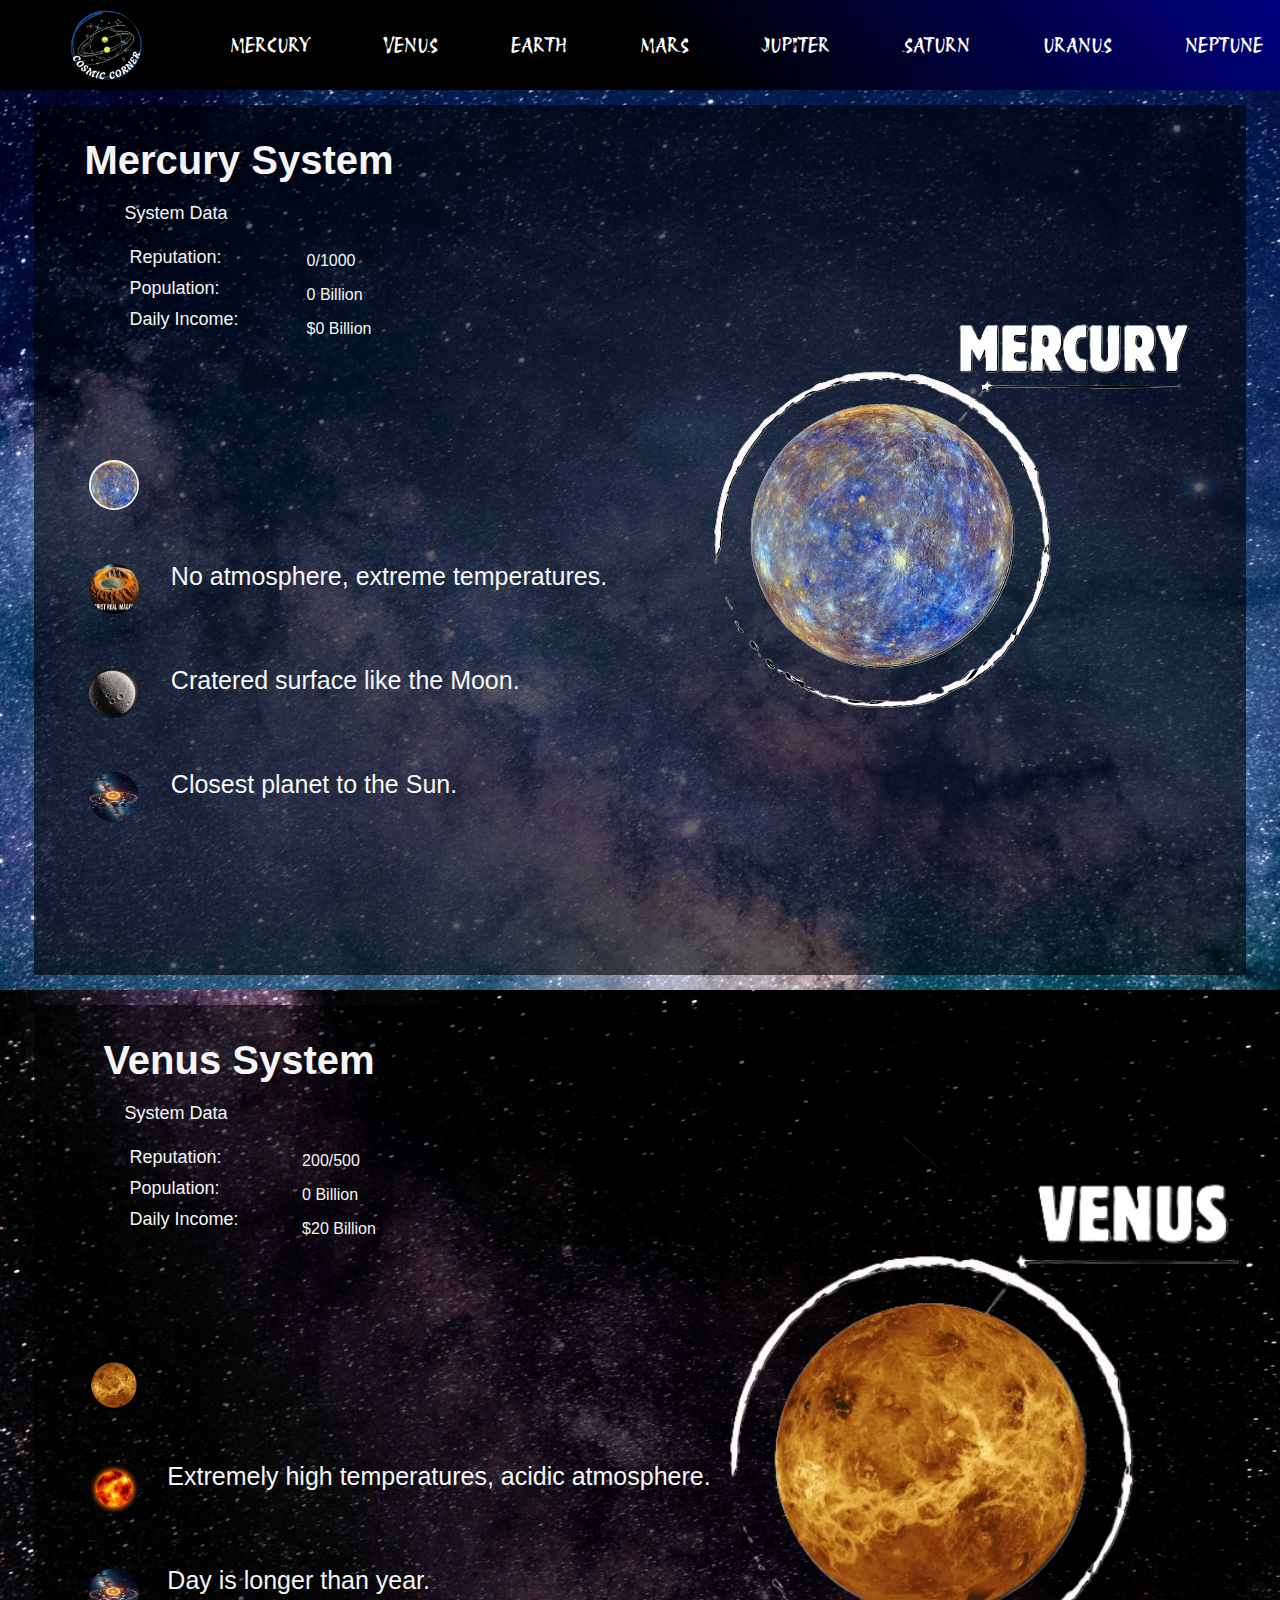
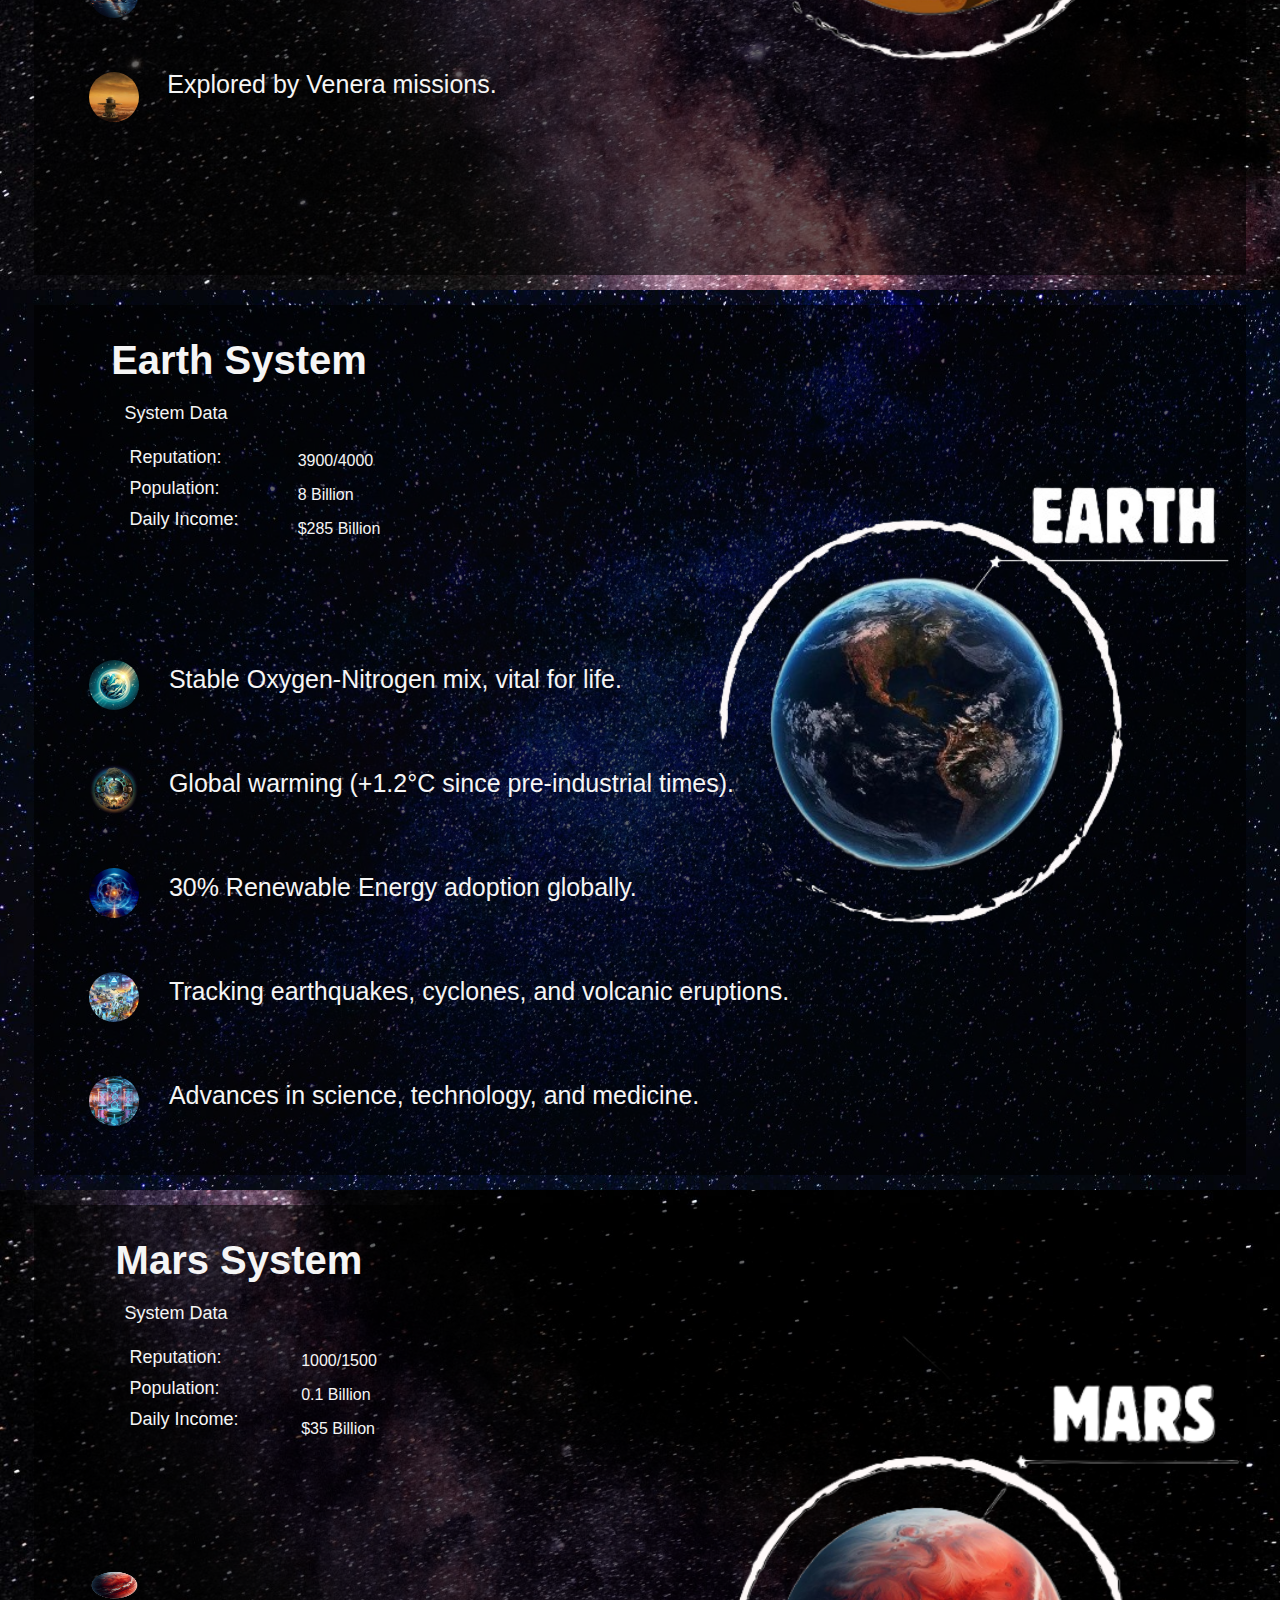
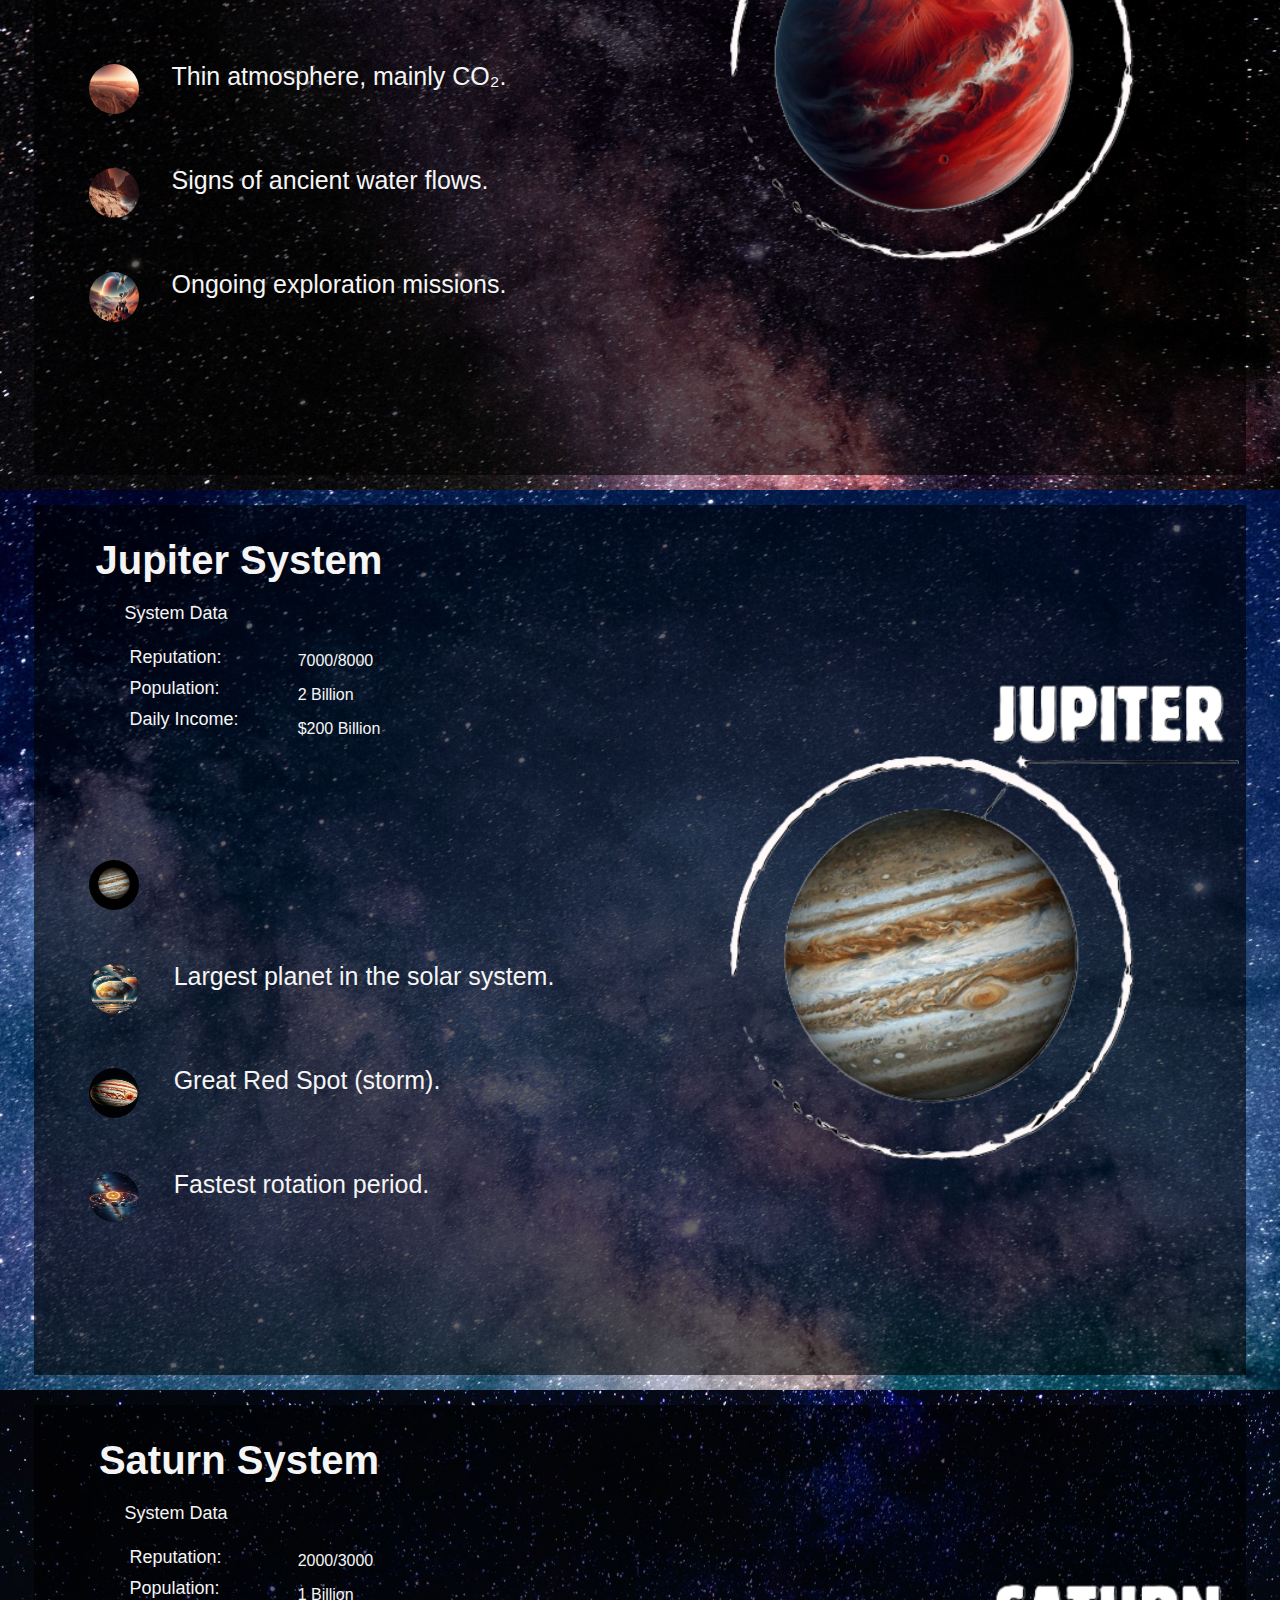
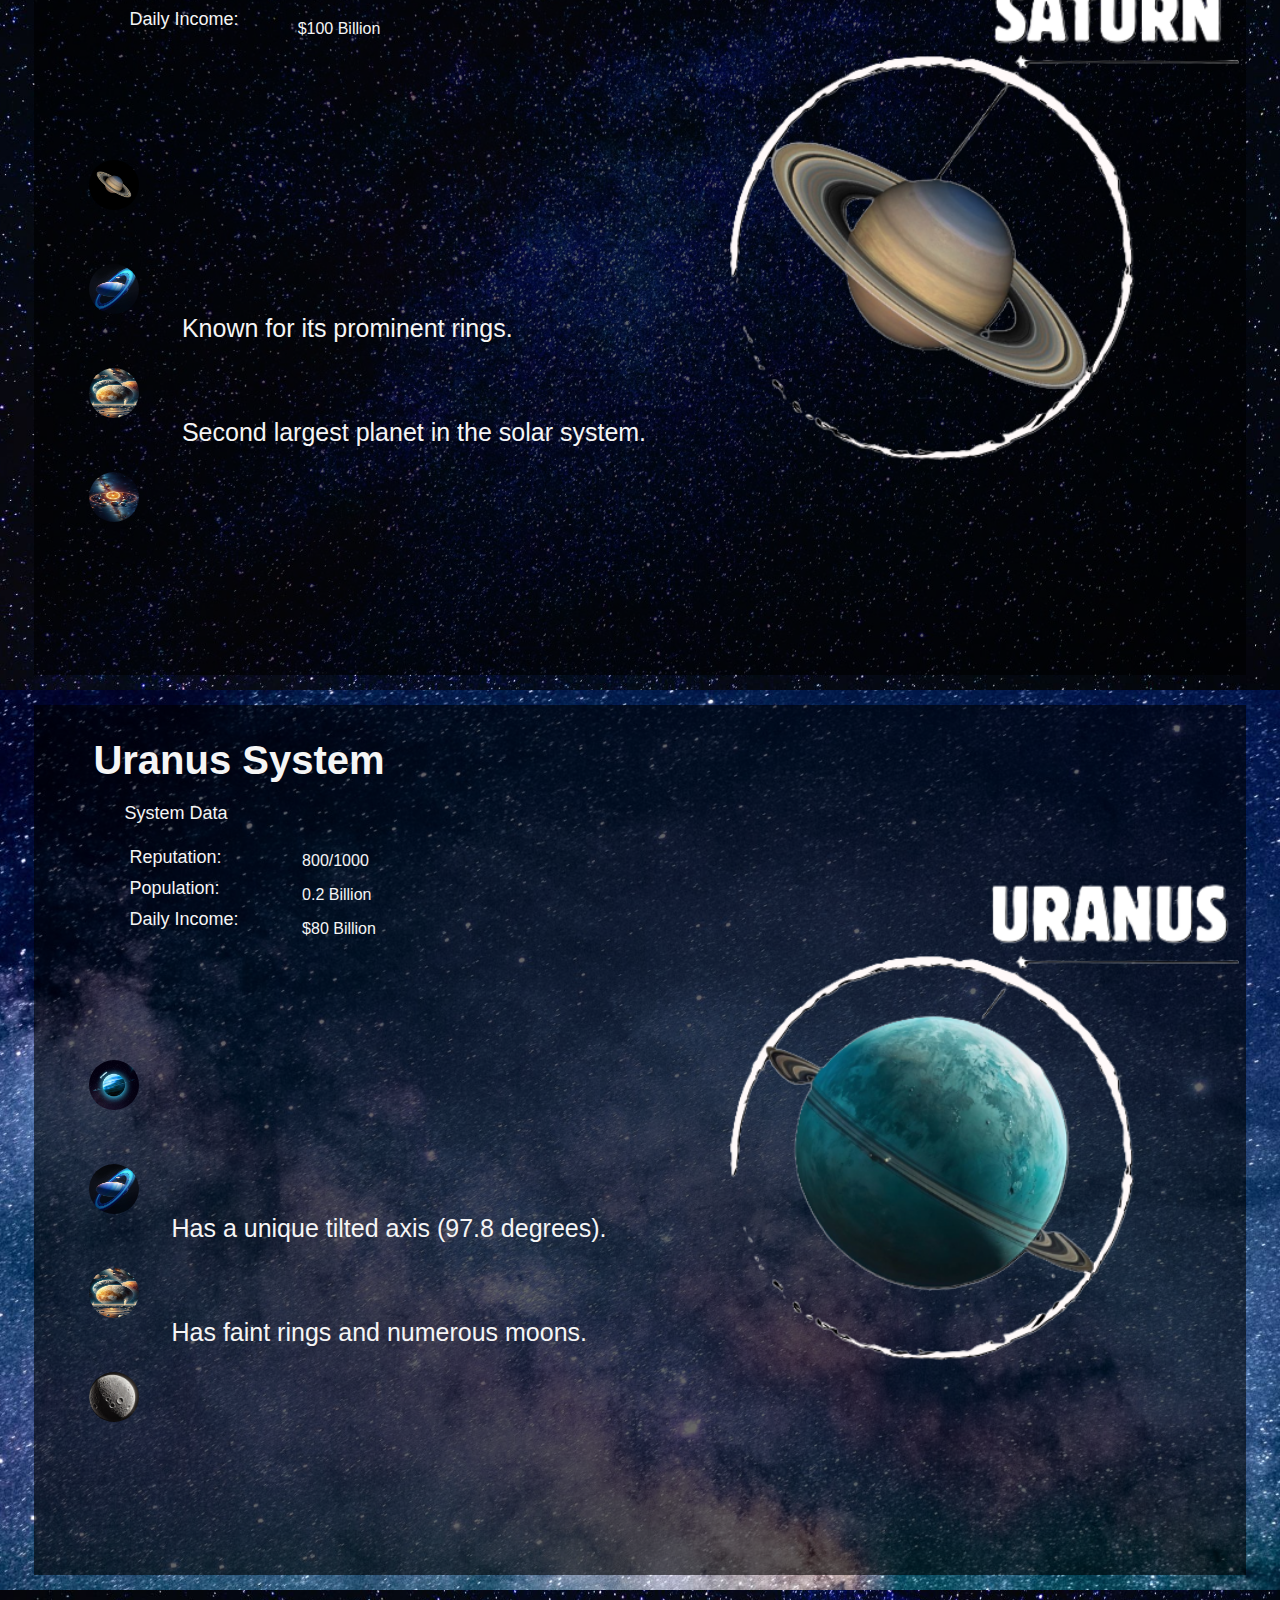
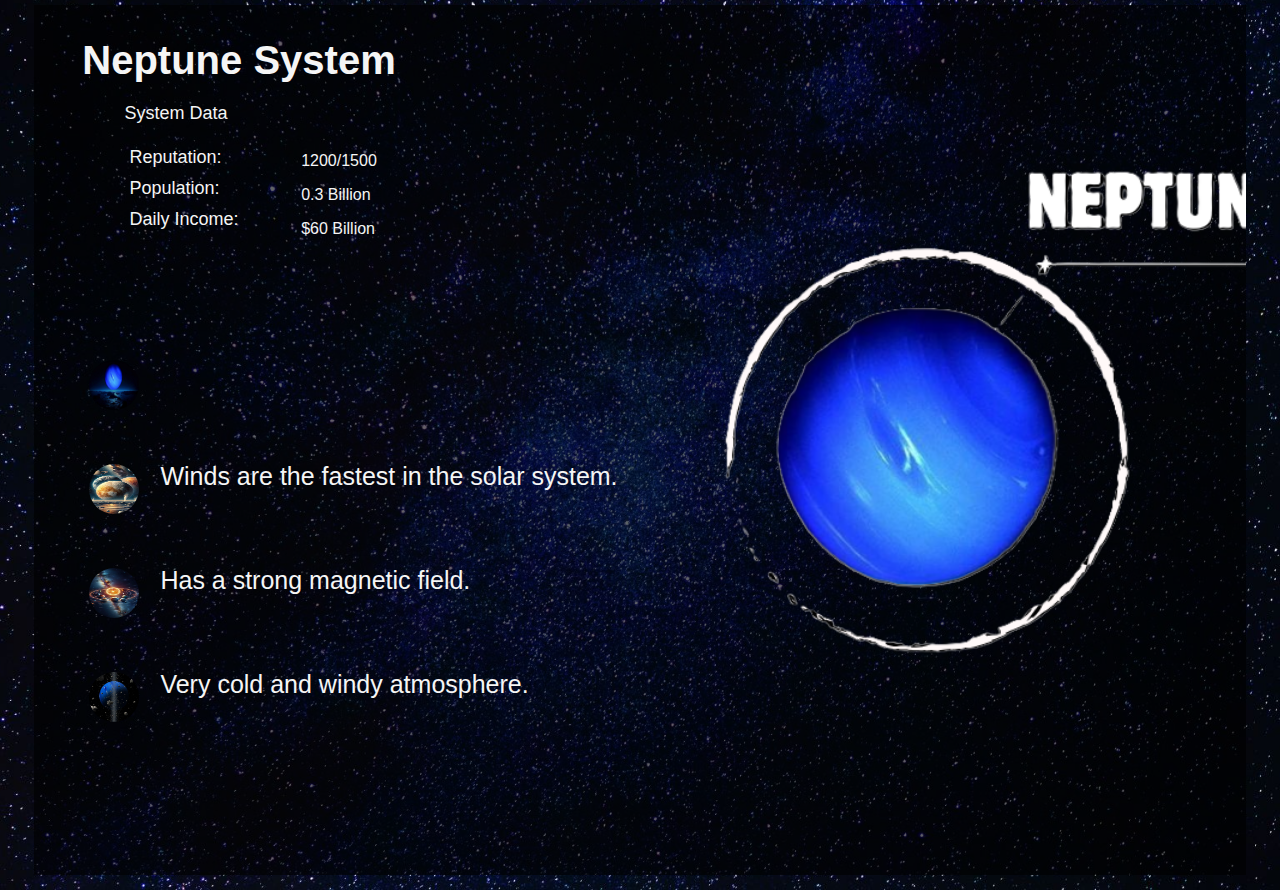
<file: planets.html>
<!DOCTYPE html>
<html lang="en">
<head>
    <meta charset="UTF-8">
    <meta name="viewport" content="width=device-width, initial-scale=1.0">
    <title>Planet Tour</title>
    <link rel="stylesheet" href="styles.css">
    <link rel="preconnect" href="https://fonts.googleapis.com">
<link rel="preconnect" href="https://fonts.gstatic.com" crossorigin>
<link href="https://fonts.googleapis.com/css2?family=Dancing+Script:wght@400..700&family=Libre+Baskerville:ital,wght@0,400;0,700;1,400&family=Paprika&family=Protest+Revolution&family=Sixtyfour+Convergence&display=swap" rel="stylesheet">
</head>
<body>
    <header>
        <nav class="nav">
            <a href="./index.html"><img src="./accests/logo.png" width="100px" alt="cosmic corner logo"></a>
            <a href="#mercury">MERCURY</a>
            <a href="#venus">VENUS</a>
            <a href="#earth">EARTH</a>
            <a href="#mars">MARS</a>
            <a href="#jupiter">JUPITER</a>
            <a href="#saturn">SATURN</a>
            <a href="#uranus">URANUS</a>
            <a href="#neptune">NEPTUNE</a>
        </nav>
    </header>
    <!-- Mercury Section -->
    <section class="planet" id="mercury">
        <div class="container">
            <h1 class="item" id="item1">Mercury System</h1>
            <ul class="item" id="item2">
                <p>System Data</p>
                <li>Reputation: </li>
                <li>Population: </li>
                <li>Daily Income: </li>
            </ul>
            <div class="item item-img" id="item3">
                <img class="item item-img" src="accests/mercury.jpg">
                <img class="item item-img" src="accests/mercury_climate.jpg">
                <img class="item item-img" src="accests/mercury_texture.jpg">
                <img class="item item-img" src="accests/ss.jpg">
            </div>
            <div class="item" id="item4">
                <p>0/1000</p>
                <p>0 Billion</p>
                <p>$0 Billion</p>
            </div>
            <div class="item" id="item5" style="margin-left: -250px;">
                <p>No atmosphere, extreme temperatures.</p>
                <p>Cratered surface like the Moon.</p>
                <p>Closest planet to the Sun.</p>
            </div>
            <img id="item9" src="accests/mercury.png" style="width: 500px;">
            <h1 class="item" id="item6">Orbital and Physical Stats</h1>
            <ul class="item" id="item7">
                <li><strong>Mass:</strong> 0.055 Earth Mass</li>
                <li><strong>Radius:</strong> 2,439.7 km</li>
                <li><strong>Orbital Radius:</strong> 0.39 AU</li>
                <li><strong>Atmosphere:</strong> Thin, mostly oxygen, sodium, and hydrogen</li>
                <li><strong>Moons:</strong> 0</li>
                <li><strong>Rotation Period:</strong> 58.6 Earth days</li>
                <li><strong>Revolution Period:</strong> 88 Earth days</li>
                <li><strong>Average Temperature:</strong> 167°C (day), -173°C (night)</li>
            </ul>
            <h2 class="item" id="item8">CLOSEST PLANET TO THE SUN</h2>
        </div>
    </section>

    <!-- Venus Section -->
    <section class="planet" id="venus">
        <div class="container">
            <h1 class="item" id="item1">Venus System</h1>
            <ul class="item" id="item2">
                <p>System Data</p>
                <li>Reputation: </li>
                <li>Population: </li>
                <li>Daily Income: </li>
            </ul>
            <div class="item item-img" id="item3">
                <img class="item item-img" src="accests/venus.jpg">
                <img class="item item-img" src="accests/venus_atm.jpg">
                <img class="item item-img" src="accests/ss.jpg">
                <img class="item item-img" src="accests/venus_mis.jpg">
            </div>
            <div class="item" id="item4">
                <p>200/500</p>
                <p>0 Billion</p>
                <p>$20 Billion</p>
            </div>
            <div class="item" id="item5" style="margin-left: -150px;">
                <p>Extremely high temperatures, acidic atmosphere.</p>
                <p>Day is longer than year.</p>
                <p>Explored by Venera missions.</p>
            </div>
            <img id="item9" src="accests/venus.png">
            <h1 class="item" id="item6">Orbital and Physical Stats</h1>
            <ul class="item" id="item7">
                <li><strong>Mass:</strong> 0.815 Earth Mass</li>
                <li><strong>Radius:</strong> 6,051.8 km</li>
                <li><strong>Orbital Radius:</strong> 0.72 AU</li>
                <li><strong>Atmosphere:</strong> 96.5% CO₂</li>
                <li><strong>Moons:</strong> 0</li>
                <li><strong>Rotation Period:</strong> 243 Earth days</li>
                <li><strong>Revolution Period:</strong> 225 Earth days</li>
                <li><strong>Average Temperature:</strong> 467°C</li>
            </ul>
            <h2 class="item" id="item8">EARTH'S TWIN</h2>
        </div>
    </section>

    <!-- Earth Section -->
    <section class="planet" id="earth">
        <div class="container">
            <h1 class="item" id="item1">Earth System</h1>
            <ul class="item" id="item2">
                <p>System Data</p>
                <li>Reputation: </li>
                <li>Population: </li>
                <li>Daily Income: </li>
            </ul>
            <div class="item item-img" id="item3">
                <img class="item item-img" src="accests/atm.jpg">
                <img class="item item-img" src="accests/climate.jpg">
                <img class="item item-img" src="accests/energy.jpg">
                <img class="item item-img" src="accests/disaster.jpg">
                <img class="item item-img" src="accests/humpro.jpg">
            </div>
            <div class="item" id="item4">
                <p>3900/4000</p>
                <p>8 Billion</p>
                <p>$285 Billion</p>
            </div>
            <div class="item" id="item5">
                <p>Stable Oxygen-Nitrogen mix, vital for life.</p>
                <p>Global warming (+1.2°C since pre-industrial times).</p>
                <p>30% Renewable Energy adoption globally.</p>
                <p>Tracking earthquakes, cyclones, and volcanic eruptions.</p>
                <p>Advances in science, technology, and medicine.</p>
            </div>
            <img id="item9" src="accests/earth.png">
            <h1 class="item" id="item6">Orbital and Physical Stats</h1>
            <ul class="item" id="item7">
                <li><strong>Mass:</strong> 1.0 Earth Mass</li>
                <li><strong>Radius:</strong> 6,371 km</li>
                <li><strong>Orbital Radius:</strong> 1 AU (150 million km from Sun)</li>
                <li><strong>Atmosphere:</strong> 78% Nitrogen, 21% Oxygen</li>
                <li><strong>Moons:</strong> 1 (The Moon)</li>
                <li><strong>Rotation Period:</strong> 24 Hours</li>
                <li><strong>Revolution Period:</strong> 365.25 Days</li>
                <li><strong>Average Temperature:</strong> ~15°C</li>
            </ul>
            <h2 class="item" id="item8">OUR HOME PLANET</h2>
        </div>
    </section>

    <!-- Mars Section -->
    <section class="planet" id="mars">
        <div class="container">
            <h1 class="item" id="item1">Mars System</h1>
            <ul class="item" id="item2">
                <p>System Data</p>
                <li>Reputation: </li>
                <li>Population: </li>
                <li>Daily Income: </li>
            </ul>
            <div class="item item-img" id="item3">
                <img class="item item-img" src="accests/mars.png">
                <img class="item item-img" src="accests/mars_atm.jpg">
                <img class="item item-img" src="accests/mars_water.jpg">
                <img class="item item-img" src="accests/mars_mis.jpg">
            </div>
            <div class="item" id="item4">
                <p>1000/1500</p>
                <p>0.1 Billion</p>
                <p>$35 Billion</p>
            </div>
            <div class="item" id="item5" style="margin-left: -350px;">
                <p>Thin atmosphere, mainly CO₂.</p>
                <p>Signs of ancient water flows.</p>
                <p>Ongoing exploration missions.</p>
            </div>
            <img id="item9" src="accests/mars1.png">
            <h1 class="item" id="item6">Orbital and Physical Stats</h1>
            <ul class="item" id="item7">
                <li><strong>Mass:</strong> 0.107 Earth Mass</li>
                <li><strong>Radius:</strong> 3,396.2 km</li>
                <li><strong>Orbital Radius:</strong> 1.52 AU</li>
                <li><strong>Atmosphere:</strong> 95% CO₂</li>
                <li><strong>Moons:</strong> 2 (Phobos and Deimos)</li>
                <li><strong>Rotation Period:</strong> 24.6 Hours</li>
                <li><strong>Revolution Period:</strong> 687 Earth days</li>
                <li><strong>Average Temperature:</strong> -63°C</li>
            </ul>
            <h2 class="item" id="item8">THE RED PLANET</h2>
        </div>
    </section>

    <!-- Jupiter Section -->
    <section class="planet" id="jupiter">
        <div class="container">
            <h1 class="item" id="item1">Jupiter System</h1>
            <ul class="item" id="item2">
                <p>System Data</p>
                <li>Reputation: </li>
                <li>Population: </li>
                <li>Daily Income: </li>
            </ul>
            <div class="item item-img" id="item3">
                <img class="item item-img" src="accests/jupiter.jpg">
                <img class="item item-img" src="accests/ots.jpg">
                <img class="item item-img" src="accests/jupiter_red.jpg">
                <img class="item item-img" src="accests/ss.jpg">
            </div>
            <div class="item" id="item4">
                <p>7000/8000</p>
                <p>2 Billion</p>
                <p>$200 Billion</p>
            </div>
            <div class="item" id="item5" style="margin-left: -300px;">
                <p>Largest planet in the solar system.</p>
                <p>Great Red Spot (storm).</p>
                <p>Fastest rotation period.</p>
            </div>
            <img id="item9" src="accests/jupiter.png">
            <h1 class="item" id="item6">Orbital and Physical Stats</h1>
            <ul class="item" id="item7">
                <li><strong>Mass:</strong> 318 Earth Masses</li>
                <li><strong>Radius:</strong> 69,911 km</li>
                <li><strong>Orbital Radius:</strong> 5.20 AU</li>
                <li><strong>Atmosphere:</strong> Hydrogen and Helium</li>
                <li><strong>Moons:</strong> 79</li>
                <li><strong>Rotation Period:</strong> 9.9 Hours</li>
                <li><strong>Revolution Period:</strong> 11.86 Earth years</li>
                <li><strong>Average Temperature:</strong> -108°C</li>
            </ul>
            <h2 id="item8">THE GIANT OF SOLAR SYSTEM</h2>
        </div>
    </section>
    <!-- Saturn Section -->
    <section class="planet" id="saturn">
        <div class="container">
            <h1 class="item" id="item1">Saturn System</h1>
            <ul class="item" id="item2">
                <p>System Data</p>
                <li>Reputation: </li>
                <li>Population: </li>
                <li>Daily Income: </li>
            </ul>
            <div class="item item-img" id="item3">
                <img class="item item-img" src="accests/saturn.jpg">
                <img class="item item-img" src="accests/saturn_ring.jpg">
                <img class="item item-img" src="accests/ots.jpg">
                <img class="item item-img" src="accests/ss.jpg">
            </div>
            <div class="item" id="item4">
                <p>2000/3000</p>
                <p>1 Billion</p>
                <p>$100 Billion</p>
            </div>
            <div class="item" id="item5" style="margin-left: -200px;"> 
                <p>Known for its prominent rings.</p>
                <p>Second largest planet in the solar system.</p>
            </div>
            <img id="item9" src="accests/saturn.png">
            <h1 class="item" id="item6">Orbital and Physical Stats</h1>
            <ul class="item" id="item7">
                <li><strong>Mass:</strong> 95.2 Earth Masses</li>
                <li><strong>Radius:</strong> 58,232 km</li>
                <li><strong>Orbital Radius:</strong> 9.58 AU</li>
                <li><strong>Atmosphere:</strong> Hydrogen and Helium</li>
                <li><strong>Moons:</strong> 82</li>
                <li><strong>Rotation Period:</strong> 10.7 Hours</li>
                <li><strong>Revolution Period:</strong> 29.5 Earth years</li>
                <li><strong>Average Temperature:</strong> -138°C</li>
            </ul>
            <h2 id="item8">THE RINGED GIANT</h2>
        </div>
    </section>

    <!-- Uranus Section -->
    <section class="planet" id="uranus">
        <div class="container">
            <h1 class="item" id="item1">Uranus System</h1>
            <ul class="item" id="item2">
                <p>System Data</p>
                <li>Reputation: </li>
                <li>Population: </li>
                <li>Daily Income: </li>
            </ul>
            <div class="item item-img" id="item3">
                <img class="item item-img" src="accests/uranus.jpg">
                <img class="item item-img" src="accests/saturn_ring.jpg">
                <img class="item item-img" src="accests/ots.jpg">
                <img class="item item-img" src="accests/mercury_texture.jpg">
            </div>
            <div class="item" id="item4">
                <p>800/1000</p>
                <p>0.2 Billion</p>
                <p>$80 Billion</p>
            </div>
            <div class="item" id="item5" style="margin-left: -250px;">
                <p>Has a unique tilted axis (97.8 degrees).</p>
                <p>Has faint rings and numerous moons.</p>
            </div>
            <img id="item9" src="accests/uranus.png">
            <h1 class="item" id="item6">Orbital and Physical Stats</h1>
            <ul class="item" id="item7">
                <li><strong>Mass:</strong> 14.5 Earth Masses</li>
                <li><strong>Radius:</strong> 25,362 km</li>
                <li><strong>Orbital Radius:</strong> 19.18 AU</li>
                <li><strong>Atmosphere:</strong> Hydrogen, Helium, and Methane</li>
                <li><strong>Moons:</strong> 27</li>
                <li><strong>Rotation Period:</strong> 17.2 Hours</li>
                <li><strong>Revolution Period:</strong> 84 Earth years</li>
                <li><strong>Average Temperature:</strong> -197°C</li>
            </ul>
            <h2 id="item8">THE TITLED ICE GIANT</h2>
        </div>
    </section>

    <!-- Neptune Section -->
    <section class="planet" id="neptune">
        <div class="container">
            <h1 class="item" id="item1">Neptune System</h1>
            <ul class="item" id="item2">
                <p>System Data</p>
                <li>Reputation: </li>
                <li>Population: </li>
                <li>Daily Income: </li>
            </ul>
            <div class="item item-img" id="item3">
                <img class="item item-img" src="accests/neptune.jpg">
                <img class="item item-img" src="accests/ots.jpg">
                <img class="item item-img" src="accests/ss.jpg">
                <img class="item item-img" src="accests/neptune_atm.jpg">
            </div>
            <div class="item" id="item4">
                <p>1200/1500</p>
                <p>0.3 Billion</p>
                <p>$60 Billion</p>
            </div>
            <div class="item" id="item5" style="margin-left: -250px;">
                <p>Winds are the fastest in the solar system.</p>
                <p>Has a strong magnetic field.</p>
                <p>Very cold and windy atmosphere.</p>
            </div>
            <img id="item9" src="accests/neptune.png" style="margin-left: 150px;">
            <h1 class="item" id="item6">Orbital and Physical Stats</h1>
            <ul class="item" id="item7">
                <li><strong>Mass:</strong> 17.1 Earth Masses</li>
                <li><strong>Radius:</strong> 24,622 km</li>
                <li><strong>Orbital Radius:</strong> 30.07 AU</li>
                <li><strong>Atmosphere:</strong> Hydrogen, Helium, and Methane</li>
                <li><strong>Moons:</strong> 14</li>
                <li><strong>Rotation Period:</strong> 16.1 Hours</li>
                <li><strong>Revolution Period:</strong> 164.8 Earth years</li>
                <li><strong>Average Temperature:</strong> -200°C</li>
            </ul>
            <h2 id="item8">THE WINDY PLANET</h2>
        </div>
    </section>
</body>
</html>
</file>
<file: styles.css>
body {
    margin: 0;
    margin-top: 90px;
    font-family: Arial, sans-serif;
    color: whitesmoke;
    scroll-behavior: smooth;
    width: 100%;
}
.nav {
    height: 90px;
    background-image: linear-gradient(45deg, black, black, rgb(0, 0, 136));
    display: flex;
    align-items: center; /* Center items vertically */
    justify-content: space-around; 
    padding: 0 20px; 
    position: fixed; 
    top: 0;
    left: 0; 
    width: 100%; 
    z-index: 1000;
}

.nav a {
    color: white;
    font-size: 20px;
    font-family: "Protest Revolution", sans-serif;
    text-decoration: none; 
    padding: 8px; /* Adjust padding for spacing */
}

.nav a img {
    vertical-align: middle; /* Align the logo properly */
}
.planet{
    background-size: cover;
    background-position: center;
    height: 100vh;
    text-align: center;
    align-items: center;
    margin: 0%;
    display: grid;
    place-items: center;
}

.container {
    display: grid;
    place-items: center;
    grid-template-columns: 50px 150px 150px 500px 400px 150px; /* 6 equal columns */
    grid-template-rows: 50px 150px 50px 50px 50px 50px 50px;
    width: 90%;
    max-width: 1800px;
    height: 90%;
    background-color: rgba(0, 0, 0, 0.6); /* Optional for visibility */
    padding: 30px;
    overflow: hidden; 
    text-align: center;
}

@media (min-width: 1441px) and (max-width: 1920px)  {
    .container{
        display: grid;
        place-items: center;
        grid-template-columns: 70px 120px 120px 300px 300px 120px; /* Adjusted for laptop screen sizes */
        grid-template-rows: 50px 150px 50px 50px 50px 50px 50px;
        width: 90%;
        max-width: 1400px;
        height: 90%;
        background-color: rgba(0, 0, 0, 0.6);
        padding: 30px;
        overflow: hidden; 
        text-align: center;
    }
}


#item1, #item6 {
    font-size: 40px;
    grid-column: span 3; /* Title spans 2 columns */
    grid-row: 1;
    align-self: center;
}
#item6{
    grid-column: 6 / span 2;
}

#item2 {
    font-size: 18px;
    grid-column: 1 / span 2; /* Adjust layout if needed */
    grid-row: 2;
    text-align: left;
    list-style-type: none;
}
#item2 li{
    padding: 5px;
}

.item-img {
    border-radius: 50%;
    width: 50px;
    height: 50px;
    padding: 25px; /* Reduce padding */
    align-self: center;
    justify-self: center;
}
#item3{
   place-items: center;
    grid-row: 3 / span 5;
}
#item4{
    place-items: left;
    padding-top: 70px;
    grid-column: 3;
    grid-row: 2;
    text-align: left;
}
#item5{
    grid-column: 2 / span 3;
    grid-row: 4 / span 5;
    padding-top: 30px;
    text-align: left;
    font-size: 25px;
    margin-left: -70px;
}
#item5 p{
    padding: 25px;
}

#item7{
    grid-column: 6 / span 2;
    grid-row: 3 / span 5;
    padding-top: 300px;
    font-size: 25px;
    list-style-type: none;
    text-align: left;
}
#item7 li{
    padding: 30px;
}
#item8{
    grid-column: 4 / span2;
    grid-row: 1;
    margin-left: -350px;
    opacity: 0;
    font-family: paprika;
}
#item9 {
    grid-column: 4 / span 3; /* Centered planet spans 5 columns */
    grid-row: 5 / span 3; /* Spans multiple rows */
    align-self: center;
    justify-self: center;
    width: 100%;
    max-width: 600px;
}
#item9:hover ~ #item8{
    opacity: 1;
}

#earth, #saturn, #neptune{
    background-image: url("accests/bg3.jpg");
}
#mercury, #jupiter, #uranus{
    background-image: url("./accests/bg2.jpg");
}
#venus, #mars{
    background-image: url("./accests/bg.jpg");
}

@media (max-width: 768px) {
    .container {
        display: grid;
        place-items: center;
        grid-template-columns: 1fr;
        grid-template-rows: auto;
        width: 100%;
        height: auto;
        padding: 15px;
        background-color: rgba(0, 0, 0, 0.7);
    }

    #item1 {
        font-size: 24px;
        grid-column: span 1;
        grid-row: 1;
        text-align: center;
    }

    #item2 {
        font-size: 16px;
        grid-column: span 1;
        grid-row: 2;
        text-align: left;
    }

    #item4 {
        padding-top: 70px;
        grid-column: span 1;
        grid-row: 2;
        text-align: left;
        font-size: 14px;
        margin-left: -180px;
    }

    #item9 {
        grid-column: span 1;
        grid-row: 4;
        max-width: 90%;
    }

    #item6 {
        grid-column: span 1;
        grid-row: 5;
        font-size: 25px;
        text-align: left;
    }

    #item7 {
        margin-top: -250px;
        grid-column: span 1;
        grid-row: 6;
        font-size: 18px;
        text-align: left;
    }

    /* Hide other items */
    #item3, #item5, #item8 {
        display: none;
    }

    #earth,
    #saturn,
    #neptune,
    #mercury,
    #jupiter,
    #uranus,
    #venus,
    #mars {
        background-size: cover;
        background-position: center;
        width: 100%;
        height: 100%;
    }
}

@media (max-width: 480px) {
    .nav a {
        font-size: 16px;
        padding: 8px;
    }

    #item1 {
        font-size: 20px;
    }

    #item6 {
        font-size: 16px;
    }

    #item3 {
        font-size: 16px;
    }

    #item4 {
        font-size: 14px;
    }

    #item5 {
        font-size: 16px;
        padding: 15px;
    }

#item6 {
    grid-column: span 1;
    grid-row: 5;
    font-size: 18px;
    text-align: left;
}

#item7 {
    grid-column: span 1;
    grid-row: 6;
    font-size: 20px;
    text-align: left;
}

    #item8 {
        font-size: 18px;
    }

    #item9 {
        max-width: 80%;
    }
}
.main{
    height: 700px;
}
footer{
    background-color: black;
    margin: 0;
    text-align: center;
    padding: 20px;
}
.footer-container{
    display: grid;
    grid-template-columns: auto auto auto auto;
}
footer a{
    padding: 50px;
}
#top {
    margin: 0; /* Remove extra margins */
    padding: 0; /* Remove padding */
    background-color: black;
    text-align: center;
    color: white;
}

#top h1 {
    margin: 0; /* Remove extra margin from the heading */
    padding: 20px 0; /* Add space only around the text */
    font-size: 3rem; /* Adjust font size as needed */
    font-family:  "Libre Baskerville", serif;
}

.home-navbar {
    margin: 0;
    display: grid;
    grid-template-columns: auto auto auto auto auto;
    height: 70px;
    padding: 10px 0; /* Adjust padding as needed */
    background-image: linear-gradient(rgb(14, 14, 23), rgb(28, 28, 113));
    text-align: center;
    font-family: 'Lucida Sans', 'Lucida Sans Regular', 'Lucida Grande', 'Lucida Sans Unicode', Geneva, Verdana, sans-serif;
}

.home-navbar a {
    color: white;
    padding: 0 15px; /* Reduce side padding for links */
    font-size: 30px;
    font-family: 'Gill Sans', 'Gill Sans MT', Calibri, 'Trebuchet MS', sans-serif;
    text-decoration: none; /* Remove underline from links */
}

.home-navbar a:hover {
    color: rgb(182, 15, 43);
}

.content {
    margin: 0 auto;
    padding: 20px 0; /* Add spacing only where needed */
    font-size: 50px;
    font-family: paprika;
}
.content h2{
    font-family: "Sixtyfour Convergence", sans-serif;
}
.content p{
    font-size: 20px;
}

button {
    margin: 20px 0;
    padding: 15px 30px;
    text-align: center;
    font-weight: bold;
    font-size: 20px;
    background: transparent;
    color: azure;
    cursor: pointer;
    border: 2px solid azure; /* Add a border for better visibility */
    border-radius: 25px;
}
.home-head{
    display: grid;
    grid-template-columns: 200px auto;
    place-items: center;
}
.menu-options{
    background-image: linear-gradient(45deg, rgb(0, 65, 82),  rgb(0, 66, 46), rgb(18, 0, 82) );
    height: 900px;
    padding: 100px;
    display: grid;
    place-items: center;
    grid-template-columns: auto auto;
}
.menu1, .menu2{
    height: 600px;
    width: 400px;
    text-align: center;
    background-color: black;
    border-radius: 5%;
    transition: transform 0.3s ease;
}
.menu1:hover{
    transform: translate(-20px, -20px);
}
.menu2:hover{
    transform: translate(+20px, -20px);
}
.footer-item .name{
    font-size: 30px;
}
#footer h2{
    font-family:  "Libre Baskerville", serif;
}
#explorer{
    margin: 0%;
    padding: 20px;
    background-image: linear-gradient(45deg ,rgb(62, 0, 0),rgb(176, 89, 89));
    text-align: center;
    font-size: 30px;
    font-family: paprika;
}
#explorer h1{
    font-size: 70px;
    font-family: papyrus;
    font-weight: bold;
}
@media (max-width: 768px) {
    .body {
        margin-top: 0;
    }

    .home-head h1 {
        font-size: 24px;
    }

    .home-navbar {
        display: grid;
        grid-template-columns: auto auto auto;
        align-items: center;
        height: 100px;
    }

    .home-navbar a {
        margin: 10px 0;
        font-size: 20px;
    }

    .content img {
        width: 100%;
        height: auto;
    }

    #Menu .menu-options {
        display: flex;
        flex-direction: column;
        align-items: center;
    }

    .menu1, .menu2 {
        width: 100%;
        height: auto;
    }
    .menu1 img, .menu2 img{
        margin-top: 10px ;
    }

    button {
        width: 100%;
        padding: 10px;
        margin-top: 20px;
    }
    .menu-options{
        height: auto;
    }
    /* Footer Styles */
    footer {
        text-align: center;
        padding: 20px;
    }

    .footer-container {
        display: flex;
        flex-direction: column;
        align-items: center;
    }

    .item {
        margin-bottom: 20px;
    }

    .item img {
        width: 50px; /* Adjust the size of the icons */
        height: auto;
    }

    .footer-container .item p {
        font-size: 14px;
        margin-top: 10px;
    }
}
@media (max-width: 480px){
    #footer a img{
        width: 30px;
    }
    #footer p{
        font-size: 15px;
    }
    footer img{
        width: 100px;
    }
    h2{
        font-size: 50px;
    }
    #Menu img{
        width: 100px;
        height: 100px;
    }
    #Menu h2{
        font-size: 20px;
    }
    #Menu{
        width: 100%;
    }
    .content p{
        font-size: 10px;
    }
    #top h1{
        font-size: 30px;
    }
    #top #logo{
        width: 70px;
        margin-left: -100px;
    }
    body{
        margin-right: 0%;
        
    }
    #footer h2{
        font-size: 30px;
    }
    .nav a img{
        width: 40px;
    }
    .nav a{
        font-size: 20px;
    }
    .nav{
        height: 140px ;
    }
    #neptune #item9{
        width: 250px;
    }
}
</file>
